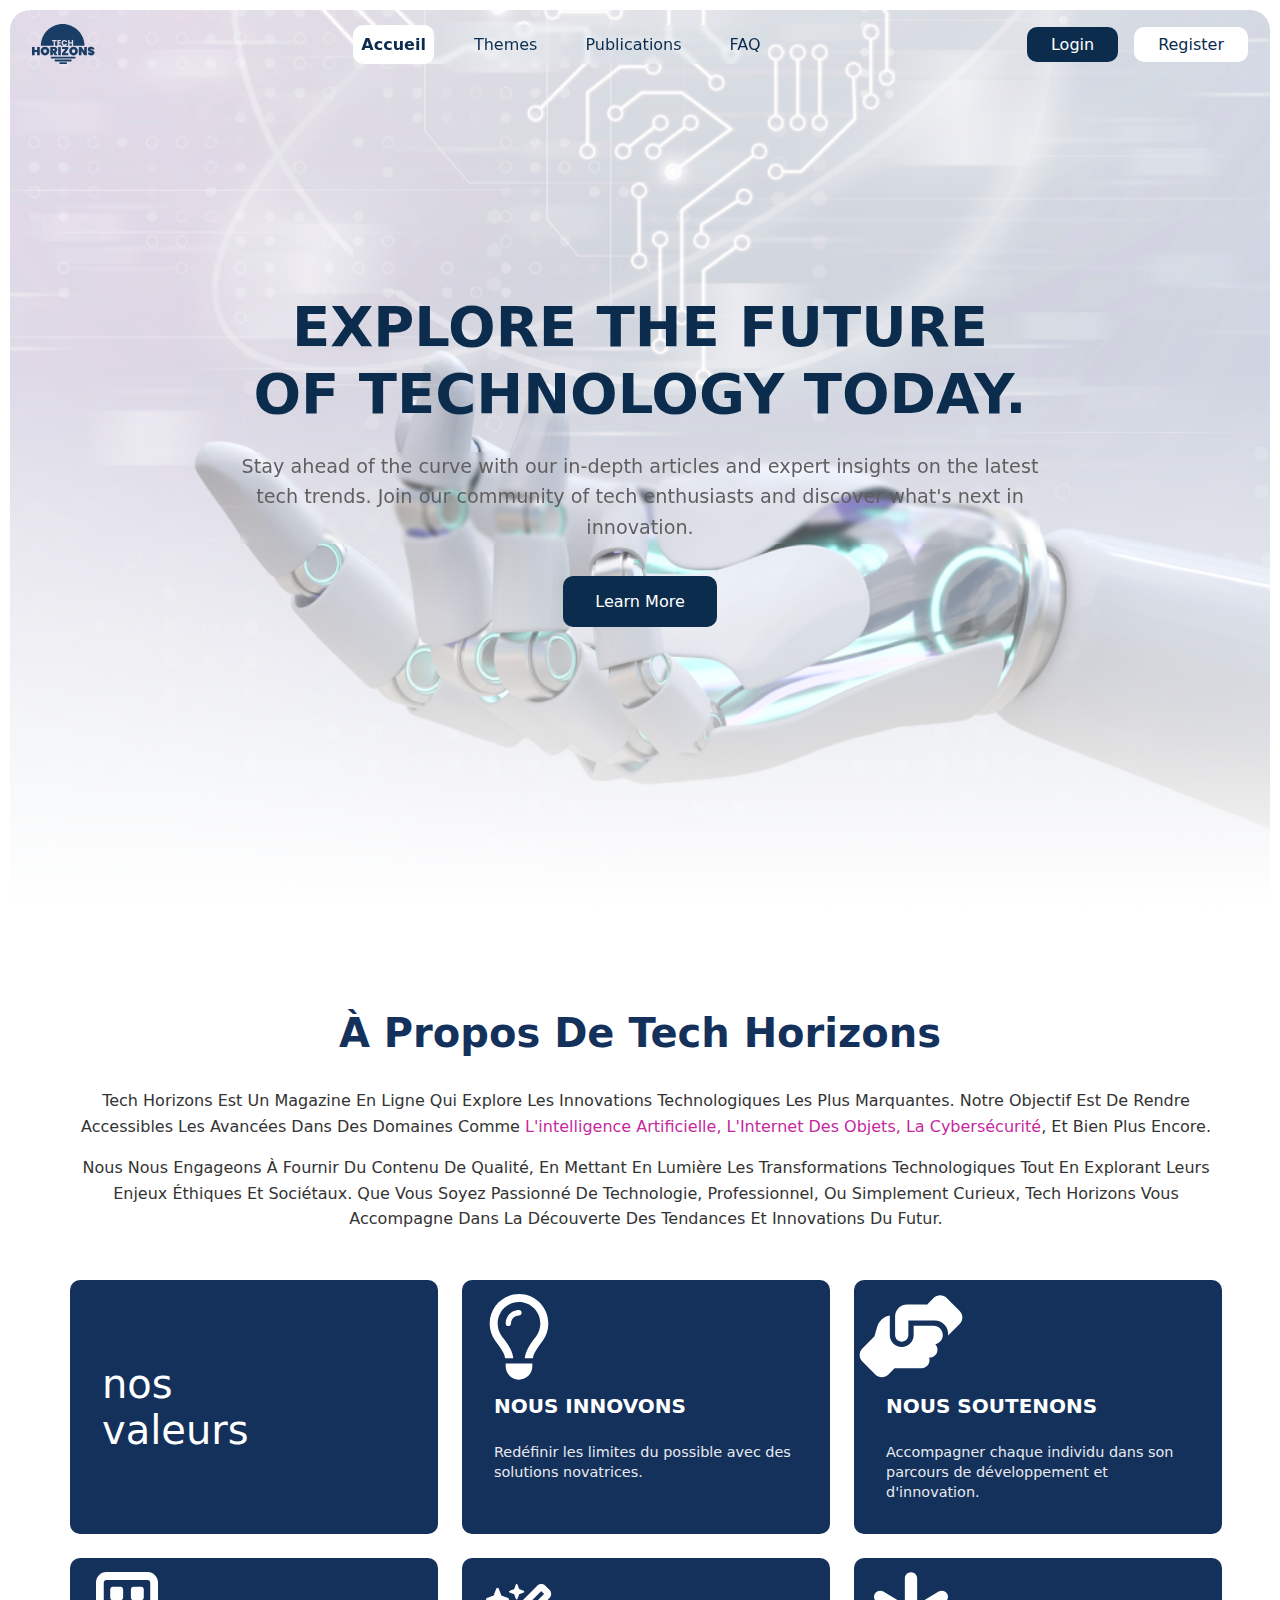
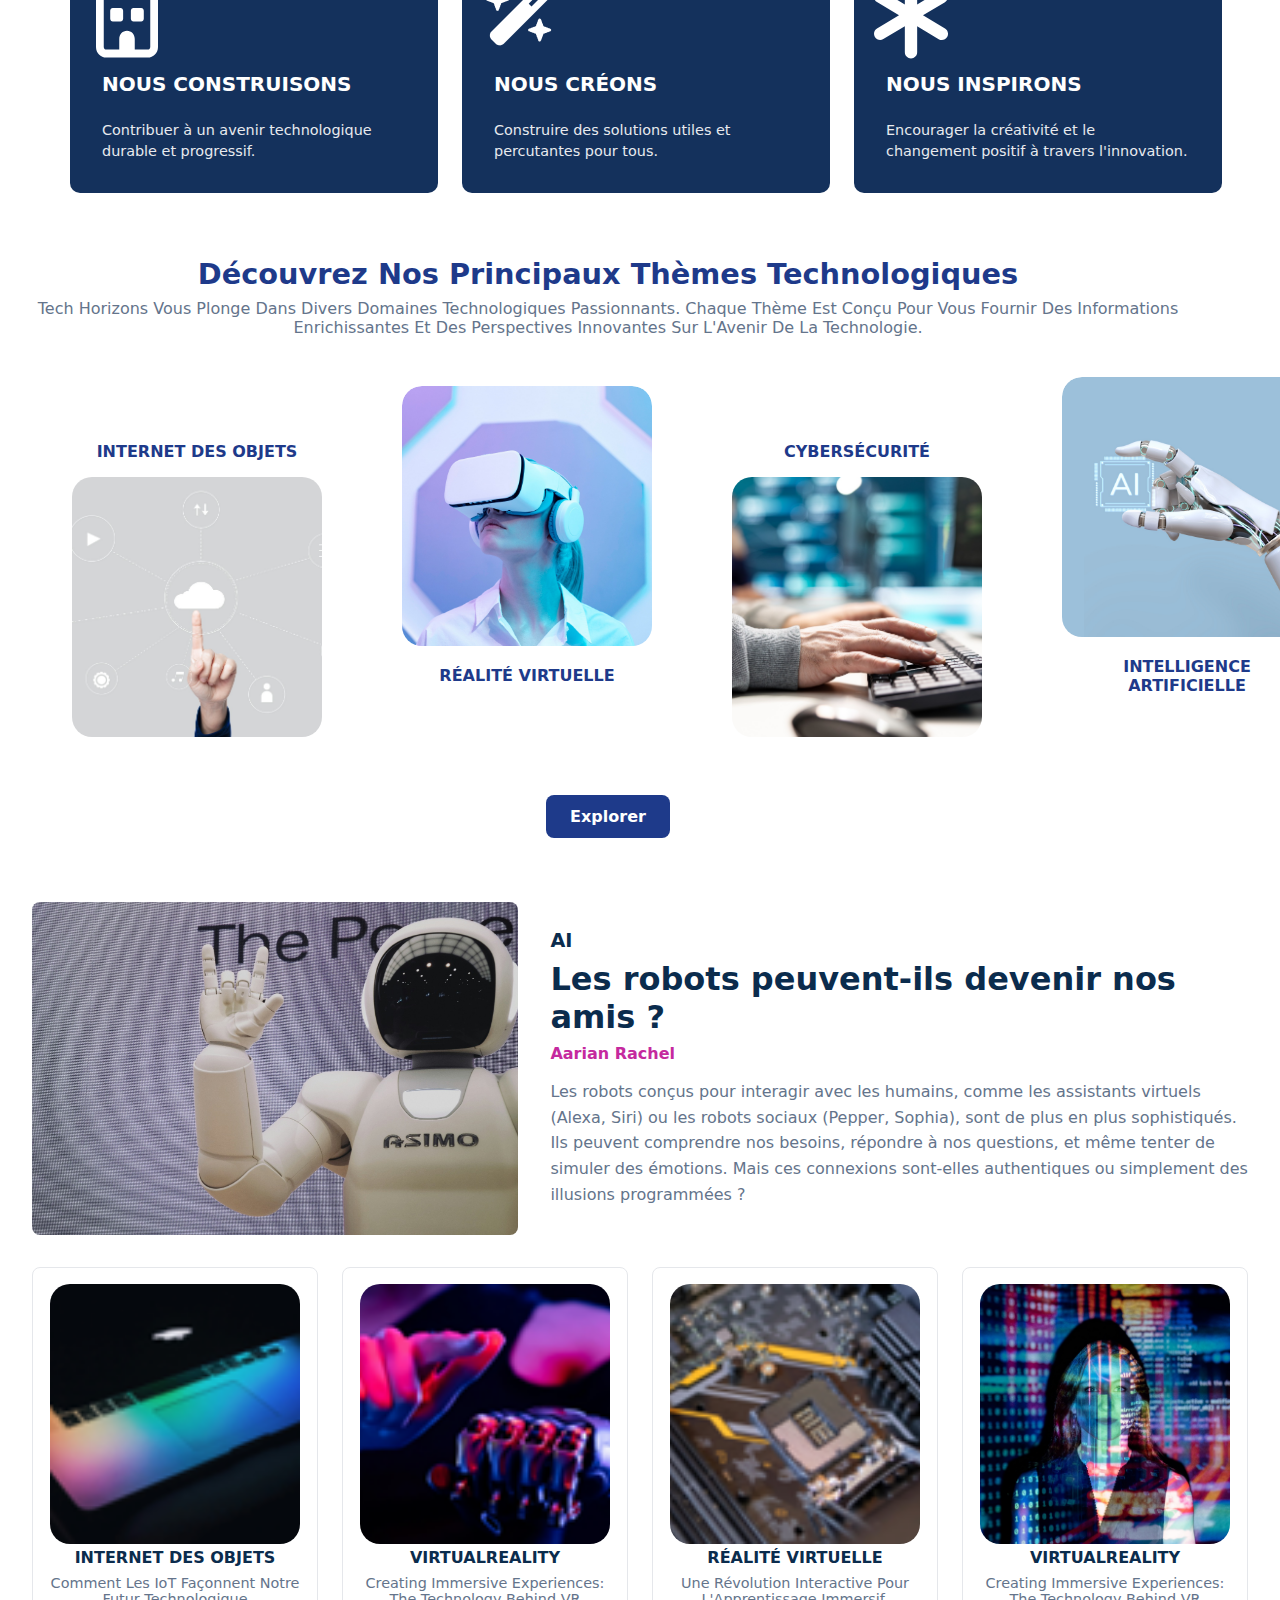
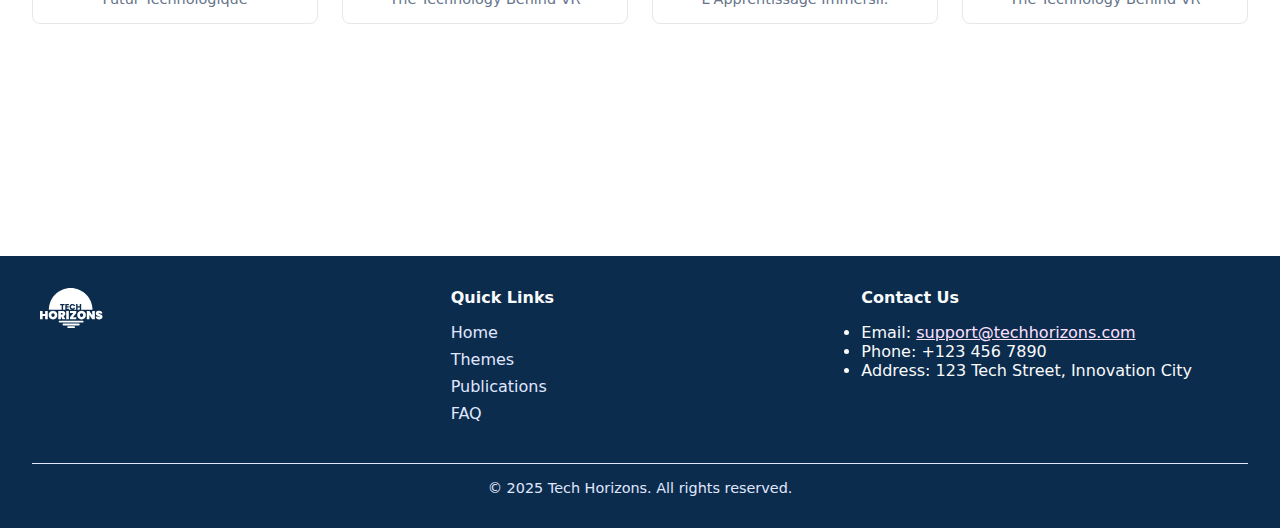
<file: accueil.html>
<!DOCTYPE html>
<html lang="fr">
<head>
    <meta charset="UTF-8">
    <meta name="viewport" content="width=device-width, initial-scale=1.0">
    <title>Tech Horizons</title>
    <link rel="stylesheet" href="styles.css"> <!-- Fichier CSS externe -->
    <script rel="javascript" href="script.js"></script>
</head>
<body >
   

<!-- first section starts -->


    <nav>
        <a href="#" class="logo">
            <img src="photos/logotechhorizons.svg" alt="Tech Horizons Logo">

        </a>

        

        <div class="nav-links">
            <a class="activey" href="#">Accueil</a>
            <a href="#">Themes</a>
            <a href="#">Publications</a>
            <a href="#">FAQ</a>
        </div>
        <div class="auth-buttons">
            <a href="#" class="login-btn">Login</a>
            <a href="#" class="register-btn">Register</a>
            <button class="mobile-menu-btn">☰</button>
        </div>
    </nav>

    <section class="hero">
        <div class="hero-content">
            <h1>EXPLORE THE FUTURE OF TECHNOLOGY TODAY.</h1>
            <p>Stay ahead of the curve with our in-depth articles and expert insights on the latest tech trends. Join our community of tech enthusiasts and discover what's next in innovation.</p>
            <a href="#" class="learn-more-btn">Learn More</a>
        </div>
    </section>

  <!-- first section ends -->


  <!-- second section starts -->

  <h1 class="main-title">À Propos De Tech Horizons</h1>
    
    <div class="description">
        <p>Tech Horizons Est Un Magazine En Ligne Qui Explore Les Innovations Technologiques Les Plus Marquantes. Notre Objectif Est De Rendre Accessibles Les Avancées Dans Des Domaines Comme <span class="blue-text">L'intelligence Artificielle, L'Internet Des Objets, La Cybersécurité</span>, Et Bien Plus Encore.</p>
        
        <p>Nous Nous Engageons À Fournir Du Contenu De Qualité, En Mettant En Lumière Les Transformations Technologiques Tout En Explorant Leurs Enjeux Éthiques Et Sociétaux. Que Vous Soyez Passionné De Technologie, Professionnel, Ou Simplement Curieux, Tech Horizons Vous Accompagne Dans La Découverte Des Tendances Et Innovations Du Futur.</p>
    </div>

    <div class="values-grid">
        <div class="nos-valeurs">
            nos<br>valeurs
        </div>
        <div class="value-card">
            <div class="value-icon">
            <img src="photos/light.svg" alt="light">
            </div>
            <div class="value-title">NOUS INNOVONS</div>
            <div class="value-description">
                Redéfinir les limites du possible avec des solutions novatrices.
            </div>
        </div>
        <div class="value-card">
            <div class="value-icon">
            <img src="photos/handshare.svg" alt="handshake">
            </div>
            <div class="value-title">NOUS SOUTENONS</div>
            <div class="value-description">
                Accompagner chaque individu dans son parcours de développement et d'innovation.
            </div>
        </div>
        <div class="value-card">
            <div class="value-icon">
            <img src="photos/building.svg" alt="building">
            </div>
            <div class="value-title">NOUS CONSTRUISONS</div>
            <div class="value-description">
                Contribuer à un avenir technologique durable et progressif.
            </div>
        </div>
        <div class="value-card">
            <div class="value-icon">
            <img src="photos/create.png" alt="asterisk">
            </div>
            <div class="value-title">NOUS CRÉONS</div>
            <div class="value-description">
                Construire des solutions utiles et percutantes pour tous.
            </div>
        </div>
        <div class="value-card">
            <div class="value-icon">
            <img src="photos/star.svg" alt="wand">
            </div>
            <div class="value-title">NOUS INSPIRONS</div>
            <div class="value-description">
                Encourager la créativité et le changement positif à travers l'innovation.
            </div>
        </div>
    </div>



<!-- second section ends -->



<!-- third section starts  -->



<section class="themes-section">
    <h2 class="section-title">Découvrez Nos Principaux Thèmes Technologiques</h2>
    <p class="section-description">
        Tech Horizons Vous Plonge Dans Divers Domaines Technologiques Passionnants. Chaque Thème Est Conçu Pour Vous Fournir Des Informations Enrichissantes Et Des Perspectives Innovantes Sur L'Avenir De La Technologie.
    </p>
    <div class="themes-ligne">
    <div class="container-bottom">
        <div class="theme-card">
            <h3 class="theme-title">INTERNET DES OBJETS</h3>
            <img src="photos/iothand.jpg" alt="Internet des Objets" class="theme-image">
        </div>
    </div>
    <div class="container-top">
        <div class="theme-card">
            <img src="photos/VRlady.jpg" alt="Réalité Virtuelle" class="theme-image">
            <h3 class="theme-title">RÉALITÉ VIRTUELLE</h3>
        </div>
    </div>
    <div class="container-bottom">
        <div class="theme-card">
            <h3 class="theme-title">CYBERSÉCURITÉ</h3>
            <img src="photos/keyboard.jpg" alt="Cybersécurité" class="theme-image">
    
        </div>
    </div>
    <div class="container-top">
        <div class="theme-card">
            <img src="photos/robotholdingAI.jpg" alt="Intelligence Artificielle" class="theme-image">
            <h3 class="theme-title">INTELLIGENCE ARTIFICIELLE</h3>
        </div>
    </div>
</div>
    <button class="explore-button">Explorer</button>
</section>






<!-- third section ends  -->




<!-- section starts here -->



<section class="robot-friends-section">
    <div class="robot-header">
        <img src="photos/robothey.jpg" alt="Robot Image" class="robot-image">
        <div class="robot-content">
            <h3 class="robot-category">AI</h3>
            <h2 class="robot-title"><a href="AI.html">Les robots peuvent-ils devenir nos amis ?</a></h2>
            <p class="robot-author">Aarian Rachel</p>
            <p class="robot-description">
                Les robots conçus pour interagir avec les humains, comme les assistants virtuels (Alexa, Siri) 
                ou les robots sociaux (Pepper, Sophia), sont de plus en plus sophistiqués. Ils peuvent comprendre 
                nos besoins, répondre à nos questions, et même tenter de simuler des émotions. 
                Mais ces connexions sont-elles authentiques ou simplement des illusions programmées ?
            </p>
        </div>
    </div>

    <div class="themes-links">
        <div class="theme-link">
            <img src="photos/pcblack.png" alt="IoT" class="theme-image">
            <h4><a href="iot.html">INTERNET DES OBJETS</a></h4>
            <p>Comment Les IoT Façonnent Notre Futur Technologique</p>
        </div>
        <div class="theme-link">
            <img src="photos/halfrobot.png" alt="Virtual Reality" class="theme-image">
            <h4><a href="vr.html">VIRTUALREALITY</a></h4>
            <p>Creating Immersive Experiences: The Technology Behind VR</p>
        </div>
        <div class="theme-link">
            <img src="photos/hard.png" alt="Réalité Virtuelle" class="theme-image">
            <h4><a href="realite-virtuelle.html">RÉALITÉ VIRTUELLE</a></h4>
            <p>Une Révolution Interactive Pour L'Apprentissage Immersif.</p>
        </div>
        <div class="theme-link">
            <img src="photos/femmecyber.jpg" alt="Virtual Reality 2" class="theme-image">
            <h4><a href="vr.html">VIRTUALREALITY</a></h4>
            <p>Creating Immersive Experiences: The Technology Behind VR</p>
        </div>
    </div>
</section>















<!-- section ends here -->


<!-- footer section -->

<footer class="footer">
    <div class="footer-content">
        <div class="footer-logo">
            <a href="#" class="logo">
                <img src="photos/logowhite.svg" alt="Tech Horizons Logo">
    
            </a>
            <!-- <h2>Tech Horizons</h2>
            <p>Exploring the Future of Technology Together.</p> -->
        </div>

        <div class="footer-links">
            <h3>Quick Links</h3>
            <ul>
                <li><a href="#home">Home</a></li>
                <li><a href="#about">Themes</a></li>
                <li><a href="#services">Publications</a></li>
                <li><a href="#contact">FAQ</a></li>
            </ul>
        </div>

        <div class="footer-contact">
            <h3>Contact Us</h3>
            <ul>
                <li>Email: <a href="mailto:support@techhorizons.com">support@techhorizons.com</a></li>
                <li>Phone: +123 456 7890</li>
                <li>Address: 123 Tech Street, Innovation City</li>
            </ul>
        </div>
    </div>

    <div class="footer-bottom">
        <p>&copy; 2025 Tech Horizons. All rights reserved.</p>
    </div>
</footer>


<!-- footer section ends -->
</file>
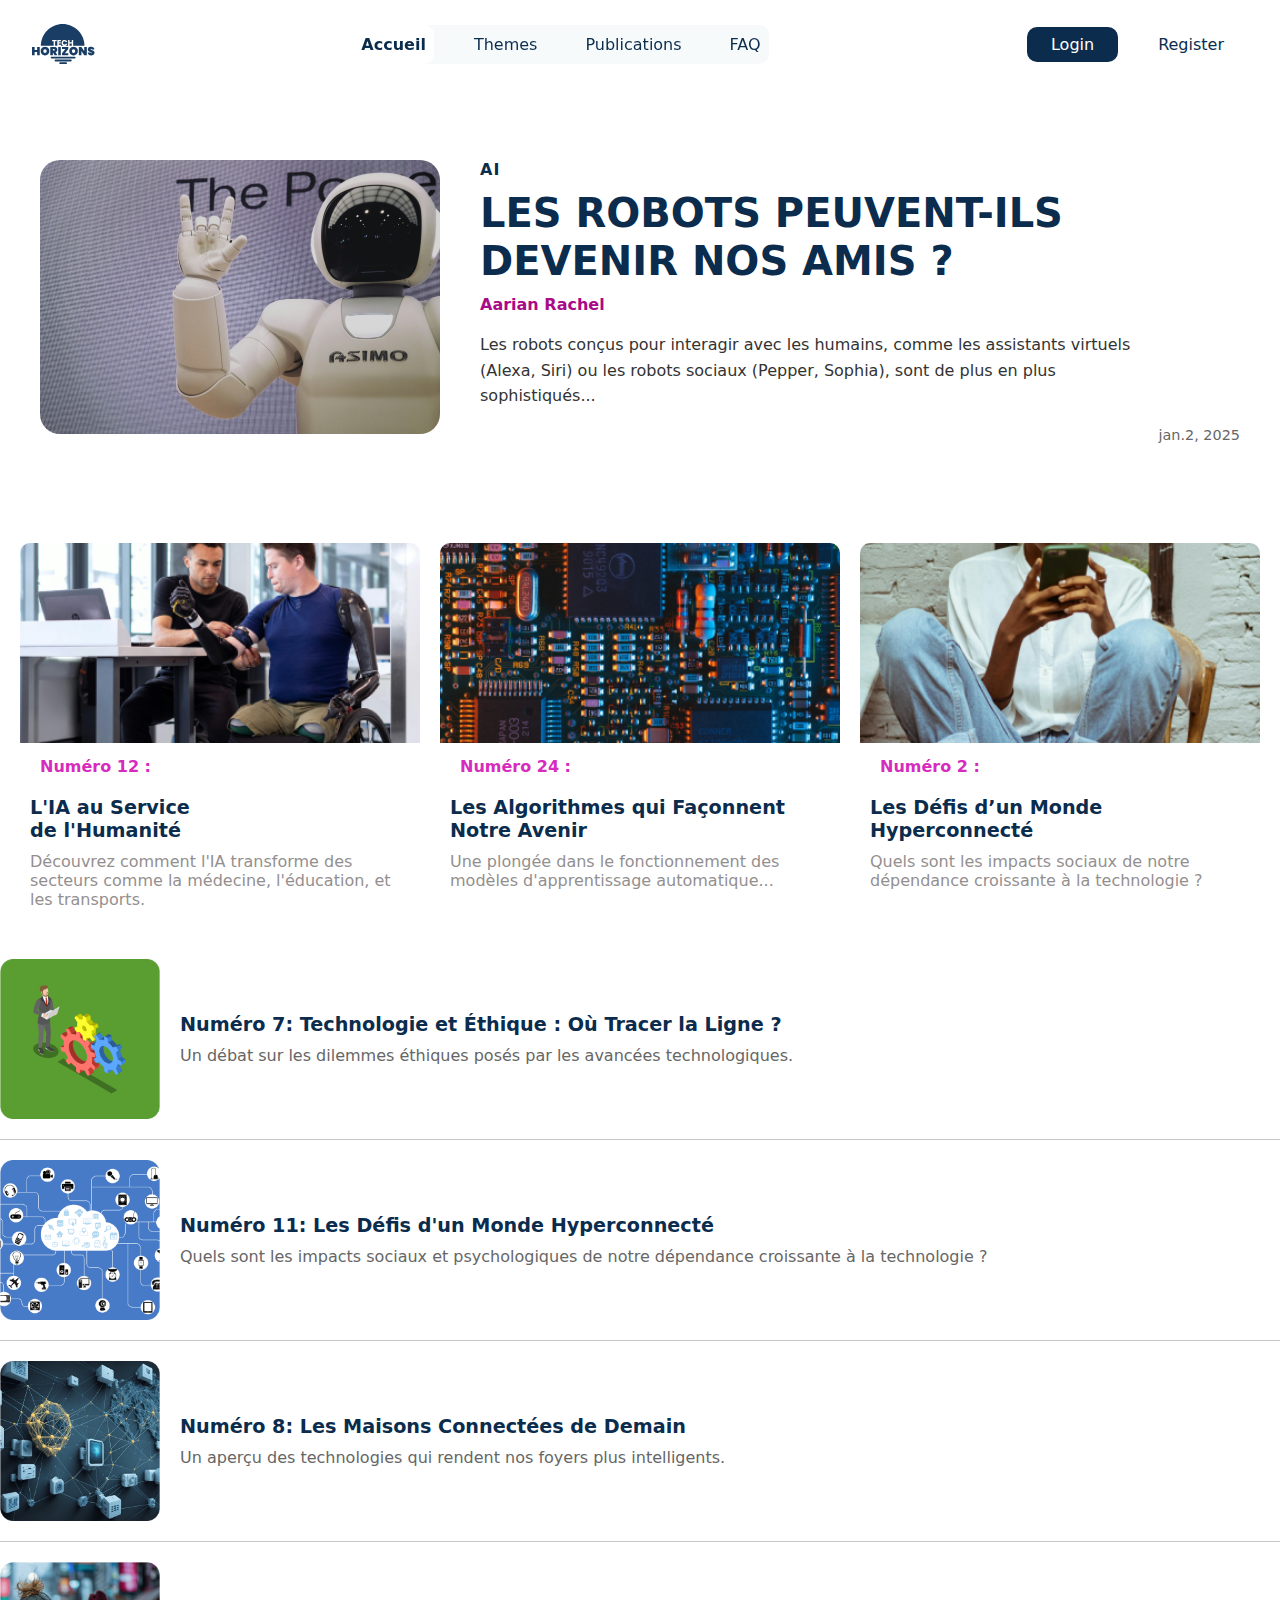
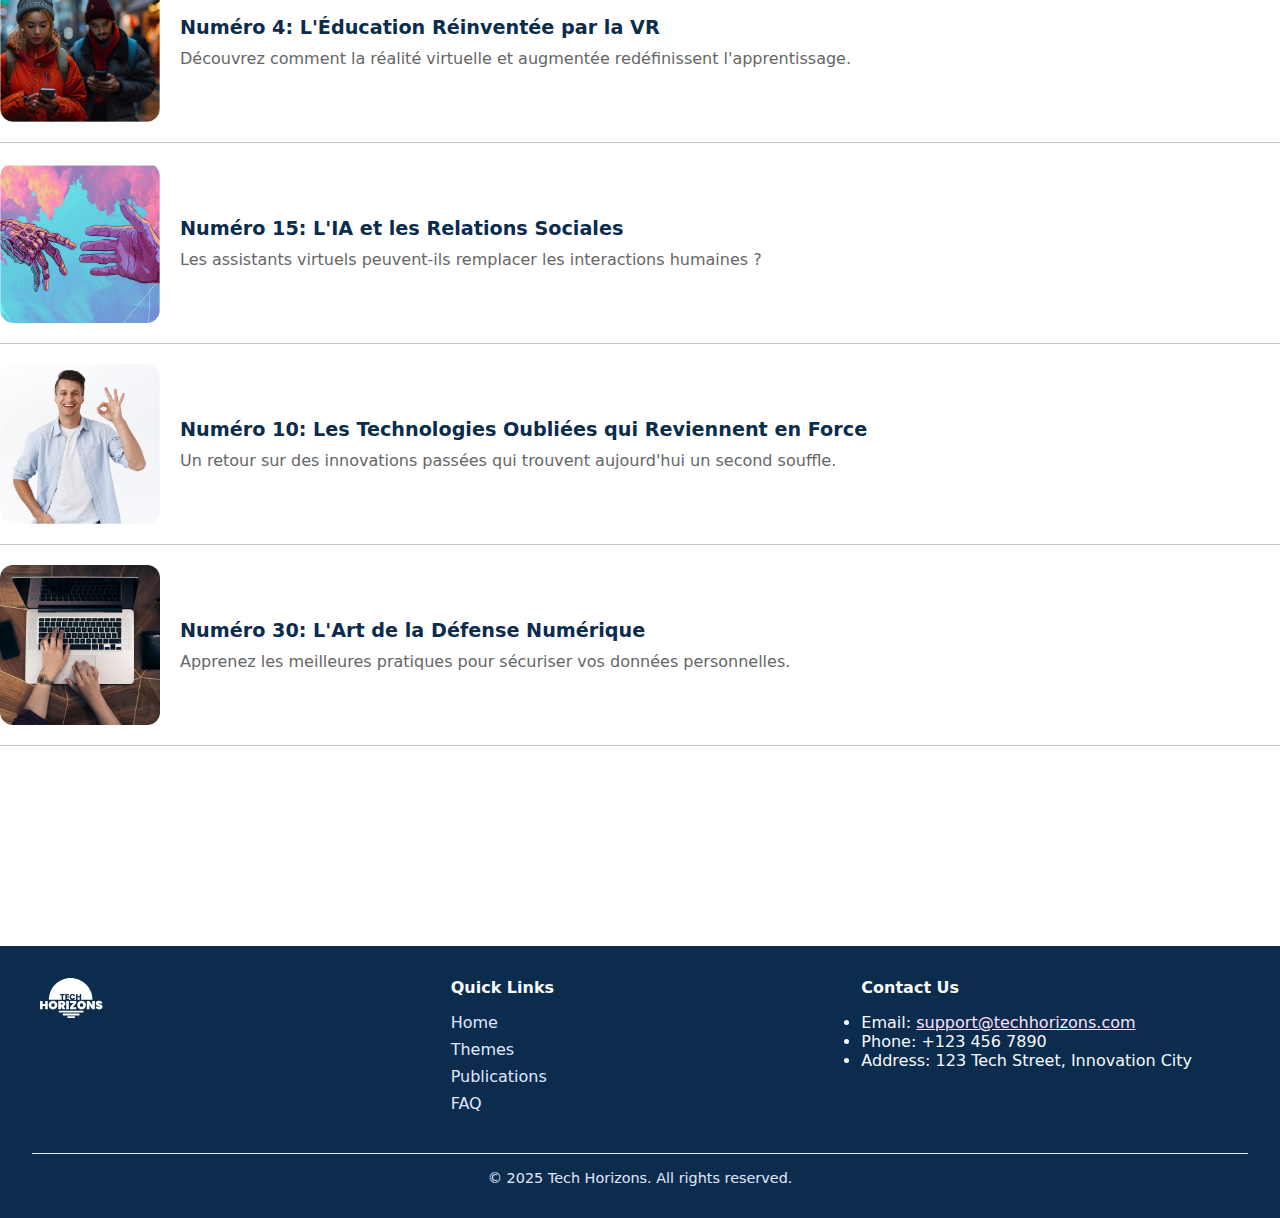
<file: Publication.html>
<!DOCTYPE html>
<html lang="fr">
<head>
    <meta charset="UTF-8">
    <meta name="viewport" content="width=device-width, initial-scale=1.0">
    <title>Tech Horizons</title>
    <link rel="stylesheet" href="styles.css"> <!-- Fichier CSS externe -->
    <script rel="javascript" href="script.js"></script>
</head>
<body >
   

<!-- first section starts -->


    <nav>
        <a href="#" class="logo">
            <img src="photos/logotechhorizons.svg" alt="Tech Horizons Logo">

        </a>

        

        <div class="nav-links">
            <a class="activey" href="#">Accueil</a>
            <a href="#">Themes</a>
            <a href="#">Publications</a>
            <a href="#">FAQ</a>
        </div>
        <div class="auth-buttons">
            <a href="#" class="login-btn">Login</a>
            <a href="#" class="register-btn">Register</a>
            <button class="mobile-menu-btn">☰</button>
        </div>
    </nav>



    <section class="articles-section">
        <div class="main-article">
          <img src="photos/robothey.jpg" alt="Robot ASIMO">
          <div class="main-article-content">
            <p class="category">AI</p>
            <h1 class="main-title"><a href="#">LES ROBOTS PEUVENT-ILS DEVENIR NOS AMIS ?</a></h1>
            <p class="author">Aarian Rachel</p>
            <p class="description">
              Les robots conçus pour interagir avec les humains, comme les assistants virtuels (Alexa, Siri) ou les robots sociaux (Pepper, Sophia), sont de plus en plus sophistiqués...
            </p>
            <p class="date">jan.2, 2025</p>
          </div>
        </div>
        <div class="sub-articles">
          <div class="sub-article">
            <img src="photos/AImedecine.png" alt="IA au service de l'humanité">
            <p class="numero">Numéro 12 :</p>
            <h2><a href="#">L'IA au Service<br> de l'Humanité</a></h2>
            <p>Découvrez comment l'IA transforme des secteurs comme la médecine, l'éducation, et les transports.</p>
          </div>
          <div class="sub-article">
            <img src="photos/hardware.png" alt="Algorithmes">
            <p class="numero">Numéro 24 :</p>
            <h2><a href="#">Les Algorithmes qui Façonnent Notre Avenir</a></h2>
            <p>Une plongée dans le fonctionnement des modèles d'apprentissage automatique...</p>
          </div>
          <div class="sub-article">
            <img src="photos/womansitting.png" alt="Hyperconnecté">
            <p class="numero">Numéro 2 :</p>
            <h2><a href="#">Les Défis d’un Monde<br> Hyperconnecté</a></h2>
            <p>Quels sont les impacts sociaux de notre dépendance croissante à la technologie ?</p>
          </div>
        </div>
      </section>







<section class="second-articles">

      <div class="container">
        <div class="article">
            <img src="photos/N7.png" alt="Technologie et Éthique">
            <div class="content">
                <h2><a href="#">Numéro 7: Technologie et Éthique : Où Tracer la Ligne ?</a></h2>
                <p>Un débat sur les dilemmes éthiques posés par les avancées technologiques.</p>
            </div>
        </div>

        <div class="article">
            <img src="photos/N11.png" alt="Monde Hyperconnecté">
            <div class="content">
                <h2><a href="#">Numéro 11: Les Défis d'un Monde Hyperconnecté</a></h2>
                <p>Quels sont les impacts sociaux et psychologiques de notre dépendance croissante à la technologie ?</p>
            </div>
        </div>

        <div class="article">
            <img src="photos/N8.png" alt="Maisons Connectées">
            <div class="content">
                <h2><a href="#">Numéro 8: Les Maisons Connectées de Demain</a></h2>
                <p>Un aperçu des technologies qui rendent nos foyers plus intelligents.</p>
            </div>
        </div>

        <div class="article">
            <img src="photos/N4.png" alt="Éducation VR">
            <div class="content">
                <h2><a href="#">Numéro 4: L'Éducation Réinventée par la VR</a></h2>
                <p>Découvrez comment la réalité virtuelle et augmentée redéfinissent l'apprentissage.</p>
            </div>
        </div>

        <div class="article">
            <img src="photos/N15.png" alt="IA et Relations Sociales">
            <div class="content">
                <h2><a href="#">Numéro 15: L'IA et les Relations Sociales</a></h2>
                <p>Les assistants virtuels peuvent-ils remplacer les interactions humaines ?</p>
            </div>
        </div>

        <div class="article">
            <img src="photos/N10.png" alt="Technologies Oubliées">
            <div class="content">
                <h2><a href="#">Numéro 10: Les Technologies Oubliées qui Reviennent en Force</a></h2>
                <p>Un retour sur des innovations passées qui trouvent aujourd'hui un second souffle.</p>
            </div>
        </div>

        <div class="article">
            <img src="photos/N30.png" alt="Défense Numérique">
            <div class="content">
                <h2><a href="#">Numéro 30: L'Art de la Défense Numérique</a></h2>
                <p>Apprenez les meilleures pratiques pour sécuriser vos données personnelles.</p>
            </div>
        </div>
    </div>
</section>



<!-- footer section -->

<footer class="footer">
    <div class="footer-content">
        <div class="footer-logo">
            <a href="#" class="logo">
                <img src="photos/logowhite.svg" alt="Tech Horizons Logo">
    
            </a>
            <!-- <h2>Tech Horizons</h2>
            <p>Exploring the Future of Technology Together.</p> -->
        </div>

        <div class="footer-links">
            <h3>Quick Links</h3>
            <ul>
                <li><a href="#home">Home</a></li>
                <li><a href="#about">Themes</a></li>
                <li><a href="#services">Publications</a></li>
                <li><a href="#contact">FAQ</a></li>
            </ul>
        </div>

        <div class="footer-contact">
            <h3>Contact Us</h3>
            <ul>
                <li>Email: <a href="mailto:support@techhorizons.com">support@techhorizons.com</a></li>
                <li>Phone: +123 456 7890</li>
                <li>Address: 123 Tech Street, Innovation City</li>
            </ul>
        </div>
    </div>

    <div class="footer-bottom">
        <p>&copy; 2025 Tech Horizons. All rights reserved.</p>
    </div>
</footer>


<!-- footer section ends -->











</body>
</html>
</file>
<file: styles.css>
* {
    margin: 0;
    padding: 0;
    box-sizing: border-box;
    font-family: system-ui, -apple-system, sans-serif;
}

:root {
    --primary-color: #0B2C4D;
    --accent-color: #3B82F6;
    --text-color: #FFFFFF;
}

body {
    background-color: var(--text-color);
    overflow-x: hidden;
    margin-top: 10px;
}

/* Navigation */
nav {
    position: fixed;
    top: 0;
    width: 100%;
    padding: 1.5rem 2rem;
    display: flex;
    justify-content: space-between;
    align-items: center;
    z-index: 100;

}

.logo {
    display: flex;
    align-items: center;
    gap: 0.5rem;
    text-decoration: none;
    color: var(--primary-color);
}

.logo img {
    height: 40px;
}




.nav-links {
    display: flex;
    gap: 2rem;
    border-radius: 10px;
    align-items: center;
    background: rgba(217, 228, 234, 0.2); /* Couleur semi-transparente */

    backdrop-filter: blur(2px); /* Flou en arrière-plan */
    /* -webkit-backdrop-filter: blur(30px); Flou pour Safari */
    /* border: 1px solid rgba(94, 140, 193, 0.18); Bordure translucide */

   
}

.nav-links a {
    color: #0B2C4D;
    text-decoration: none;
    font-size: 1rem;
    position: relative;
    border-radius: 10px;
    padding: 10px 8px;
    

}

.nav-links a.activey {


background-color: #ffffff;
color: var(--primary-color);
font-weight: 600;
}


.nav-links a:hover{
    font-weight: bold;
}




.auth-buttons {
    display: flex;
    gap: 1rem;
}

.login-btn, .register-btn {
    padding: 0.5rem 1.5rem;
    border-radius: 5px;
    text-decoration: none;
    font-weight: 500;
}

.login-btn {
    background-color: var(--primary-color);
    color: var(--text-color);
    border-radius: 10px;
}

.register-btn {
    background-color: var(--text-color);
    color: var(--primary-color);
    border-radius: 10px;
}

/* Hero Section */
.hero {
    min-height: 100vh;
    display: flex;
    align-items: center;
    justify-content: center;
    text-align: center;
    padding: 2rem;
    background:  url('photos/handradiented.png') center/cover;
    margin: 0px 10px;
    border-radius: 20px;
}

.hero-content {
    max-width: 800px;
}

.hero h1 {
    font-size: 3.5rem;
    margin-bottom: 1.5rem;
    line-height: 1.2;
    color: var(--primary-color);
}

.hero p {
    font-size: 1.2rem;
    margin-bottom: 2rem;
    line-height: 1.6;
    color: rgb(96, 94, 95);
    font-weight: 500;
    background:rgba(253, 251, 251, 0.027) ;
    backdrop-filter: blur(2px);
}

.learn-more-btn {
    display: inline-block;
    padding: 1rem 2rem;
    background-color: var(--primary-color);
    color: var(--text-color);
    text-decoration: none;
    border-radius: 10px;
    font-weight: 500;
    transition: background-color 0.3s ease;
}

.learn-more-btn:hover {
    background-color: #581c4a;
}

/* Mobile Menu */
.mobile-menu-btn {
    display: none;
    /* cursor: pointer; */
    background: none;
    border: none;
    color: var(--primary-color);
    font-size: 1.5rem;
}

    

/* Responsive Design */
@media (max-width: 768px) {
    .nav-links {
        display: none;
        position: fixed;
        top: 80px;
        left: 0;
        width: 100%;
        background: var(--primary-color);
        /* flex-direction: column; */
        padding: 2rem;
        gap: 1.5rem;
    }

    .nav-links.active {
        display: flex;
        background-color: #0B2C4D;
        flex-direction: column;
    }

    .mobile-menu-btn {
        display: block;

    }

    .auth-buttons {
        flex-direction: row;
        display: flex;
        justify-content: space-between;
        gap: 0.5rem;

    }

    .login-btn, .register-btn {
        width: 100%;
        
        
    }

    .hero h1 {
        font-size: 2.5rem;
    }

    .hero p {
        font-size: 1rem;
    }
}

@media (max-width: 480px) {
    nav {
        padding: 1rem;
    }

    .hero h1 {
        font-size: 2rem;
    }

    .logo img {
        height: 30px;
    }
}







/* second section */


.main-title {
    margin-top: 100px;
    color: #14315C;
    font-size: 2.5rem;
    text-align: center;
    margin-bottom: 2rem;

}

.description {
    text-align: center;
    margin-bottom: 3rem;
    line-height: 1.6;
    color: #333;
    max-width: 90%;
    margin-left: 70px;
}

.description p {
    margin-bottom: 1rem;
}

.blue-text {
    color: #c5299e;
}

.values-grid {
    max-width: 90%;
    display: grid;
    grid-template-columns: repeat(3, 1fr);
    gap: 1.5rem;
    margin-bottom: 2rem;
    margin-left: 70px;
}


.nos-valeurs {
    background-color: #14315C;
    color: white;
    padding: 2rem;
    border-radius: 10px;
    display: flex;
    align-items: center;
    font-size: 2.5rem;
    text-transform: lowercase;
}

.value-card {
    background-color: #14315C;
    color: white;
    padding: 2rem;
    border-radius: 10px;
    display: flex;
    flex-direction: column;
    gap: 1rem;
}

.value-icon {
    width: 50px;
    height: 50px;
    fill: #f8f9fa;
    border-radius: 50%;
    display: flex;
    align-items: center;
    justify-content: center;
    margin-bottom: 1rem;
}

.value-title {
    font-size: 1.25rem;
    font-weight: bold;
    text-transform: uppercase;
    margin-bottom: 0.5rem;
}

.value-description {
    font-size: 0.9rem;
    line-height: 1.4;
    opacity: 0.9;
}

@media (max-width: 600px) {
    .values-grid {
        grid-template-columns: 1fr;
    }
    
    .main-title {
        font-size: 2rem;
    }
}











.themes-section {
    max-width: 95%;
    text-align: center;
    padding: 2rem;
    color: #1e3a8a;
}

.themes-section h2 {
    font-size: 1.8rem;
    margin-bottom: 0.5rem;
    font-weight: bold;
}

.themes-section p {
    font-size: 1rem;
    margin-bottom: 2rem;
    color: #64748b;
}

.themes-ligne{
    margin-top: 60px;
    display: flex;
    align-items: center;
    justify-content:space-between ;
}

/* Containers for Cards */
.container-top,
.container-bottom {
    display: flex;
    gap: 1.5rem;
    margin-bottom: 2rem;
    padding: 0px 40px;

}

/* Top container is slightly higher */
.container-top {
    transform: translateY(-20px); /* Push upwards */
}

/* Bottom container is slightly lower */
.container-bottom {
    transform: translateY(20px); /* Push downwards */
}

/* Theme Card Styles */
.theme-card {
    position: relative;
    text-align: center;
    border-radius: 20px;
    overflow: hidden;
    /* box-shadow: 0 4px 6px rgba(0, 0, 0, 0.1); */
    transition: transform 0.3s ease, box-shadow 0.3s ease;
}

/* .theme-card:hover {
    box-shadow: 0 6px 12px rgba(0, 0, 0, 0.2);
} */

.theme-image {
    width: 250px;
    height: 260px;
    object-fit: cover;
    transition: transform 0.3s ease-in-out;
    border-radius: 20px;
}

.theme-card:hover .theme-image {
    transform: scale(1.1); /* Zoom on hover */
}

.theme-title {
    font-size: 1rem;
    color: #1e3a8a;
    padding: 1rem 0;
}

.explore-button {
    margin-top: 2rem;
    padding: 0.75rem 1.5rem;
    background-color: #1e3a8a;
    color: #ffffff;
    font-size: 1rem;
    font-weight: 600;
    border: none;
    border-radius: 8px;
    cursor: pointer;
    transition: background-color 0.3s ease;
}

.explore-button:hover {
    background-color: #3b82f6;
}






.robot-friends-section {
    font-family: Arial, sans-serif;
    padding: 2rem;
    color:var(--primary-color) ;
}

.robot-header {
    display: flex;
    align-items: center;
    gap: 2rem;
    margin-bottom: 2rem;
}

.robot-image {
    width: 40%;
    border-radius: 8px;
    object-fit: cover;
}

.robot-content {
    flex: 1;
    text-align: left;
}

.robot-category {
    color: var(--primary-color);
    font-size: 1.2rem;
    margin-bottom: 0.5rem;
    text-transform: uppercase;
}

.robot-title {
    font-size: 2rem;
    font-weight: bold;
    margin-bottom: 0.5rem;
}

.robot-title a{
    text-decoration: none;
    color: var(--primary-color);
    font-weight: bold;
}

.robot-title a:hover{
    text-decoration: underline;
}

.robot-author {
    color: #c5299e;
    font-weight: bold;
    font-size: 1rem;
    margin-bottom: 1rem;
}

.robot-description {
    font-size: 1rem;
    color: #64748b;
    line-height: 1.6;
}

.themes-links {
    display: flex;
    justify-content: space-between;
    gap: 1.5rem;
    flex-wrap: wrap;
    margin-top: 2rem;
}

.theme-link {
    flex: 1;
    text-align: center;
    border: 1px solid #e5e7eb;
    border-radius: 8px;
    padding: 1rem;
    transition: background-color 0.3s ease, transform 0.3s ease;
}

.theme-link:hover {
    transform: scale(1.1);
}

.theme-link h4 {
    font-size: 1rem;
    margin-bottom: 0.5rem;
}

.theme-link a {
    text-decoration: none;
    color: var(--primary-color);
    font-weight: bold;
}

.theme-link a:hover {
    text-decoration: underline;
}

.theme-link p {
    font-size: 0.9rem;
    color: #64748b;
}





/* Footer styles */
.footer {
    margin-top: 200px;
    background-color: var(--primary-color); /* Blue background */
    color: #f9fafb; /* Light text color */
    padding: 2rem;
    font-family: Arial, sans-serif;
}

.footer-content {
    display: flex;
    justify-content: space-between;
    align-items: flex-start;
    flex-wrap: wrap;
    gap: 2rem;
    max-width: 1200px;
    margin: 0 auto;
}

.footer-logo {
    flex: 1;
    text-align: left;
}

.footer-logo h2 {
    font-size: 1.8rem;
    color: #f9fafb;
    margin-bottom: 0.5rem;
}



.footer-logo p {
    font-size: 1rem;
    color: #e0e7ff;
}

.footer-links {
    flex: 1;
    text-align: left;
}

.footer-links h3 {
    font-size: 1rem;
    margin-bottom: 1rem;
    color: #f9fafb;
}

.footer-links ul {
    list-style: none;
    padding: 0;
    margin: 0;
}

.footer-links li {
    margin-bottom: 0.5rem;
}

.footer-links a {
    text-decoration: none;
    color: #e0e7ff;
    font-size: 1rem;
}

.footer-links a:hover {
    text-decoration: underline;
}

.footer-contact {
    flex: 1;
    text-align: left;
}

.footer-contact h3 {
    font-size: 1rem;
    margin-bottom: 1rem;
    color: #f9fafb;
}


.footer-logo img{
    color: #e0e7ff;
}

.footer-contact a {
    font-size: 1rem;
    color: #ffe0ff;
    transition: color 0.3s ease;
}


.footer-bottom {
    text-align: center;
    margin-top: 2rem;
    border-top: 1px solid #e0e7ff;
    padding-top: 1rem;
}

.footer-bottom p {
    color: #e0e7ff;
    font-size: 0.9rem;
}


















.FAQ-container {
    max-width: 1200px;
    margin: 0 auto;
    padding: 2rem;
}

.FAQ-container header {
    margin-top: 100px;
    text-align: center;
    margin-bottom: 3rem;
}

.FAQ-container h1 {
    font-size: 2.5rem;
    color: var(--primary-color);
    margin-bottom: 1rem;
    font-weight: 800;
}

.FAQ-container p{
    font-size: 1.5rem;
}

.FAQ-section {
    background: rgba(242, 241, 241, 0.573);
    border-radius: 1rem;
    padding: 2rem;
    margin-bottom: 2rem;
    box-shadow: 0 4px 6px -1px rgb(0 0 0 / 0.1);
}

.FAQ-section-title {
    font-size: 1.8rem;
    color: var(--primary-color);
    margin-bottom: 1.5rem;
}


        /* FAQ Styles */
        .faq-item {
            border-bottom: 1px solid #e2e8f0;
            padding: 1rem 0;
        }

        .faq-question {
            display: flex;
            justify-content: space-between;
            align-items: center;
            cursor: pointer;
            font-weight: 600;
            padding: 0.5rem 0;
        }

        .faq-question::after {
            content: '+';
            font-size: 1.5rem;
            transition: transform 0.3s ease;
        }

        .faq-question.active::after {
            transform: rotate(45deg);
        }

        .faq-answer {
            display: none;
            padding: 1rem 0;
            color: #64748b;
        }




        .articles-section {
            max-width: 1400px;
            margin: 20px auto;
            padding: 20px;
            display: flex;
            flex-wrap: wrap;
            gap: 80px;
          }
          
          .main-article {
            margin-top: 100px;
            max-width: 100%;
            display: flex;
            gap: 40px;
            align-items: flex-start;
            padding: 20px;
            overflow: hidden;
          }
          
          .main-article img {
            border-radius: 20px;
            width: 400px;
            height: auto;
            animation: fadeIn 1s ease-in-out;
            flex-shrink: 0; /* Empêche l'image de se réduire */
          }
          
          .main-article-content {
            max-width: calc(100% - 220px);
            /* text-align: left; */
        
          }
          
          .articles-section .category {
            color: var(--primary-color);
            font-weight: bold;
            text-transform: uppercase;
            margin-bottom: 10px;
            font-size: 1rem;
            letter-spacing: 1px;
            margin: 0;
          }
          
          .articles-section .main-title{
            margin: 10px 0;
            text-align: left;
          }
          .articles-section .main-title a {
            color: var(--primary-color);
            text-decoration: none;
            font-size: 2.5rem;
            transition: color 0.3s;
            line-height: 1.2;
            margin: 10px 0;
            display: block;
            transition: var(--accent-color) 0.3s;
          }
          
          .articles-section .main-title a:hover {
            color: #0073e6;
          }
          
        .articles-section .author{
            font-size: 1rem;
            color: #a90b87;
            font-weight: bold;
            margin: 5px 0 15px;
        }


          .articles-section  .description {
            margin: 18px 0;
            text-align: left;
          }
          
          .date {
            font-size: 0.9rem;
            color: #666;
            text-align: right;
          }
          
          .sub-articles {
            display: flex;
            flex-wrap: wrap;
            gap: 20px;
          }
          
          .sub-article {
            flex: 1 1 calc(33.333% - 20px);
            background: #fff;
            border-radius: 10px;
            overflow: hidden;
            transition: transform 0.3s ease-in-out;
          }
          
          .sub-article img:hover {
            transform: scale(1.05);
          }
          
          .sub-article img {
            width: 100%;
            height: 200px;
            object-fit: cover;
          }
          
          .sub-article .numero {
            font-weight: bold;
            margin: 10px;
            color: #d72bbd;
          }
          
          .sub-article h2 a {
            color: var(--primary-color);
            text-decoration: none;
            margin: 10px;
            display: block;
            font-size: 1.2rem;
            transition: color 0.3s;
          }
          
          .sub-article h2 a:hover {
            color: palevioletred;
          }
          
          .sub-article p {
            padding: 0 10px 10px;
            color: #948f8f;
          }
          
          @keyframes fadeIn {
            from {
              opacity: 0;
              transform: translateY(20px);
            }
            to {
              opacity: 1;
              transform: translateY(0);
            }
          }








         .second-articles .container {
            max-width: 1400px;
            margin: 20px auto;
        }

        .second-articles  .article {
            display: flex;
            align-items: center;
            background-color: white;
            margin: 20px 0;
            padding-bottom: 20px;
            border-bottom: 1px solid rgba(138, 134, 134, 0.477);
            overflow: hidden;
        }

        .second-articles  .article img {
            width: 160px;
            height: 160px;
            object-fit: cover;
        }

        .second-articles  .content {
            padding: 20px;
        }

        .second-articles  .content h2 {
            font-size: 1.2rem;
            margin: 0 0 10px;
            color: #333;
        }

        .second-articles  .content h2 a {
            text-decoration: none;
            color: var(--primary-color);
        }

        .second-articles .content h2 a:hover {
            text-decoration: underline;
        }

        .second-articles .content p {
            margin: 0;
            color: #666;
        }
</file>
